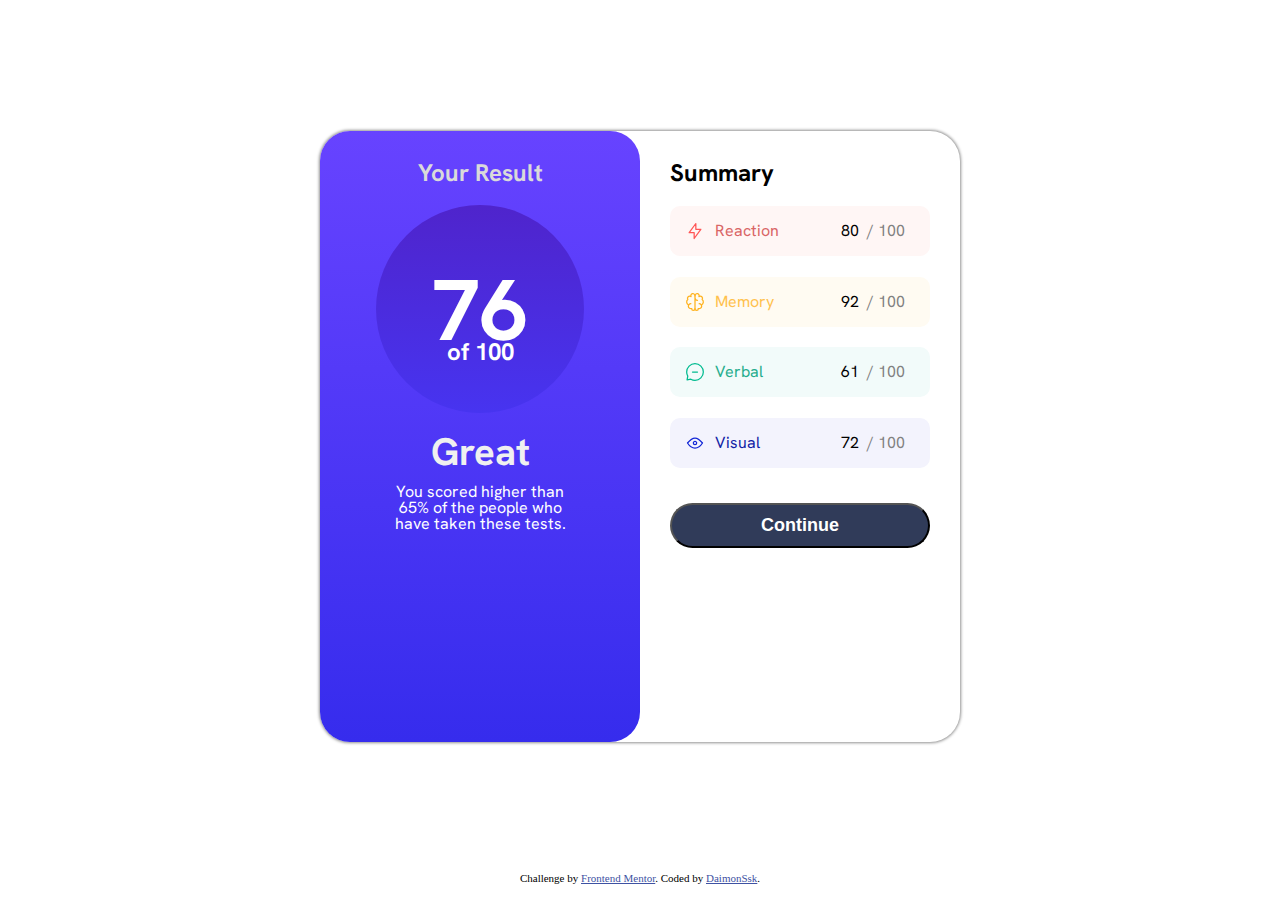
<file: index.html>
<!DOCTYPE html>
<html lang="en">
<head>
  <meta charset="UTF-8">
  <meta name="viewport" content="width=device-width, initial-scale=1.0"> <!-- displays site properly based on user's device -->

  <link rel="icon" type="image/png" sizes="32x32" href="./assets/images/favicon-32x32.png">
  <link rel="preconnect" href="https://fonts.googleapis.com">
  <link rel="preconnect" href="https://fonts.gstatic.com" crossorigin>
  <link href="https://fonts.googleapis.com/css2?family=Hanken+Grotesk:wght@500;700;800&display=swap" rel="stylesheet">
  <link rel="stylesheet" href="reset.css">
  <link rel="stylesheet" href="style.css">
  <title>Frontend Mentor | Results summary component</title>

</head>
<body>
  <section class="principal">
    <div class="outerBox">
      <div class="leftBox">
        <h3>Your Result</h3>
        <div class="showValueScore">
          <h1 class="textScore">76</h1>
          <p>of 100</p>
        </div>
        <h2>Great</h2>
        <p class="detailCompareScore">You scored higher than 65% of the people who have taken these tests.</p>
      </div>
      <div class="rightBox">
        <h1>Summary</h1>
      
        <ul class="summaryList">
          <li>
            <img src="assets/images/icon-reaction.svg"/>
            <p>Reaction</p>  
            <p class="points">80 </p>
            <p class="dashHundred"> / 100</p>          
          </li>
          <li>
            <img src="assets/images/icon-memory.svg"/>
            <p>Memory</p>  
            <p class="points">92 </p>
            <p class="dashHundred"> / 100</p>          
          </li>
          <li>            
            <img src="assets/images/icon-verbal.svg"/>
            <p>Verbal</p>  
            <p class="points">61 </p>
            <p class="dashHundred"> / 100</p>          
          </li>
          <li>
            <img src="assets/images/icon-visual.svg"/>
            <p>Visual</p>  
            <p class="points">72 </p>
            <p class="dashHundred"> / 100</p>          
          </li>
        </ul>
        <div class="divBtnContinuar">
          <button>Continue</button>
        </div>
      </div>
    </div>
  </section>
  <div class="attribution">
    Challenge by <a href="https://www.frontendmentor.io?ref=challenge" target="_blank">Frontend Mentor</a>. 
    Coded by <a href="#">DaimonSsk</a>.
  </div>
</body>
</html>
</file>
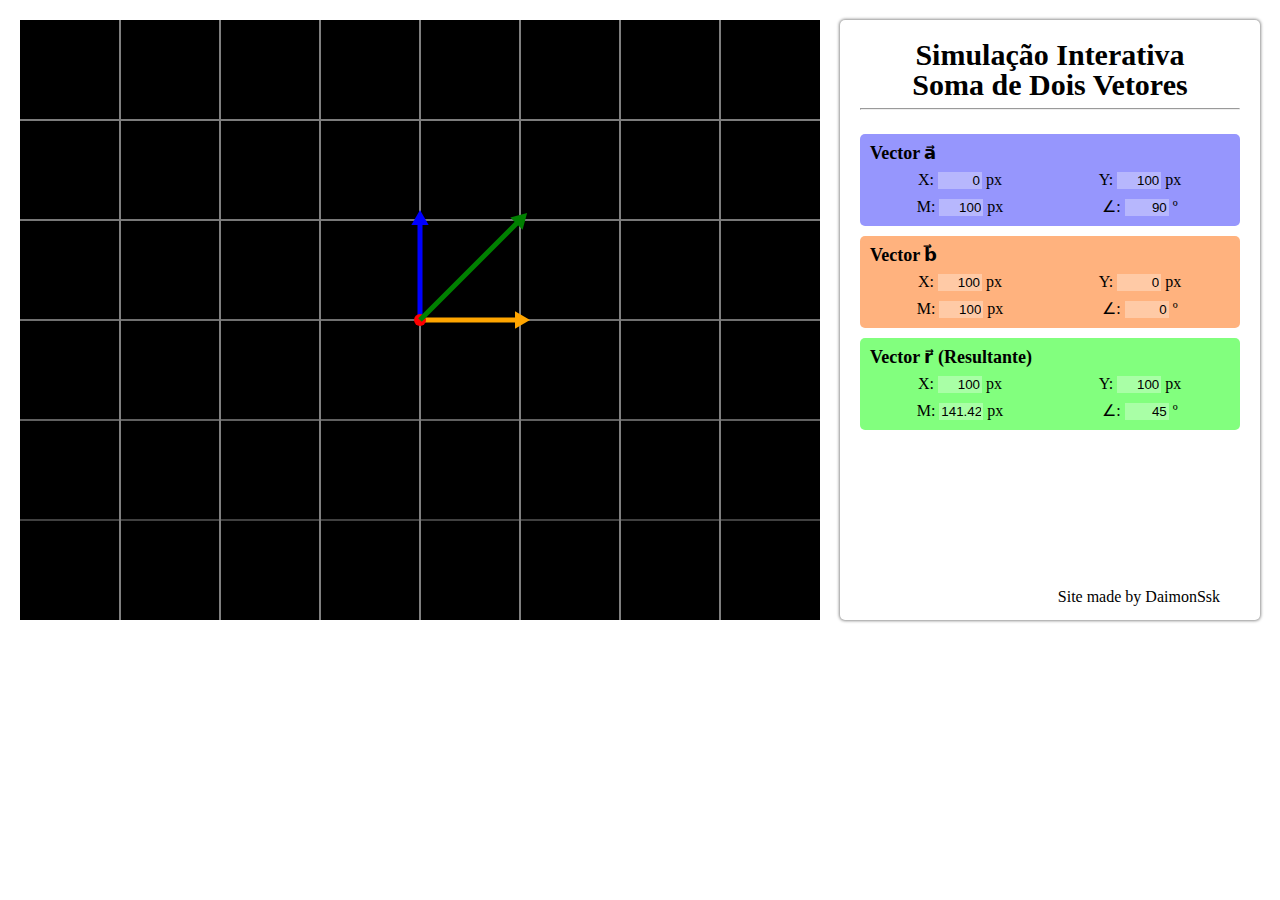
<file: Projeto 2/index.html>
<!DOCTYPE html>
<html lang="pt-BR">
    <head>
        <meta charset="UTF-8">
        <meta name="viewport" content="width=device-width, initial-scale=1.0"> 

        <link rel="stylesheet" type="text/css" href="reset.css">
        <link rel="stylesheet" type="text/css" href="style.css">


        <title>Simulação Interativa de Soma de Dois Vetores</title>
    </head>
    <body>
        <canvas width="800" height="600"></canvas>
        
        <div class="panel">
            <h1>Simulação Interativa</h1>
            <h1>Soma de Dois Vetores</h1>
            <hr>
            <br>
            <div class="vectorPanel">
                <p class="vectorTitle">Vector a&#8407</p>
                <div class="vectorDetailsPanel"> 
                    <div class="vectorDetail"> 
                        X:
                        <input id="BlueVectorX" type="text" class="vectorDetailsInput" value="0">
                        px
                    </div>
                    <div class="vectorDetail"> 
                        Y:
                        <input id="BlueVectorY" type="text" class="vectorDetailsInput" value="100">
                        px
                    </div>
                    <div class="vectorDetail"> 
                        M:
                        <input id="BlueVectorMagnitude" type="text" class="vectorDetailsInput" value="100">
                        px
                    </div>
                    <div class="vectorDetail"> 
                        &#8736:
                        <input id="BlueVectorAngle" type="text" class="vectorDetailsInput" value="90">
                        º
                    </div>                       
                </div>
            </div>

            <div class="vectorPanel">
                <p class="vectorTitle">Vector b&#8407</p>
                <div class="vectorDetailsPanel"> 
                    <div class="vectorDetail"> 
                        X:
                        <input id="OrangeVectorX" type="text" class="vectorDetailsInput" value="0">
                        px
                    </div>
                    <div class="vectorDetail"> 
                        Y:
                        <input id="OrangeVectorY" type="text" class="vectorDetailsInput" value="100">
                        px
                    </div>
                    <div class="vectorDetail"> 
                        M:
                        <input id="OrangeVectorMagnitude" type="text" class="vectorDetailsInput" value="100">
                        px
                    </div>
                    <div class="vectorDetail"> 
                        &#8736:
                        <input id="OrangeVectorAngle" type="text" class="vectorDetailsInput" value="90">
                        º
                    </div>                       
                </div>
            </div>

            <div class="vectorPanel">
                <p class="vectorTitle">Vector r&#8407 (Resultante)</p>
                <div class="vectorDetailsPanel"> 
                    <div class="vectorDetail"> 
                        X:
                        <input id="ResultantVectorX" type="text" class="vectorDetailsInput" value="0">
                        px
                    </div>
                    <div class="vectorDetail"> 
                        Y:
                        <input id="ResultantVectorY" type="text" class="vectorDetailsInput" value="100">
                        px
                    </div>
                    <div class="vectorDetail"> 
                        M:
                        <input id="ResultantVectorMagnitude" type="text" class="vectorDetailsInput" value="100">
                        px
                    </div>
                    <div class="vectorDetail"> 
                        &#8736:
                        <input id="ResultantVectorAngle" type="text" class="vectorDetailsInput" value="90">
                        º
                    </div>                       
                </div>
            </div>
            <div class="attribution">
                <p>Site made by <a>DaimonSsk</a></p>
            </div>
        </div>
        <script src="script.js"></script>
    </body>
</html>
</file>
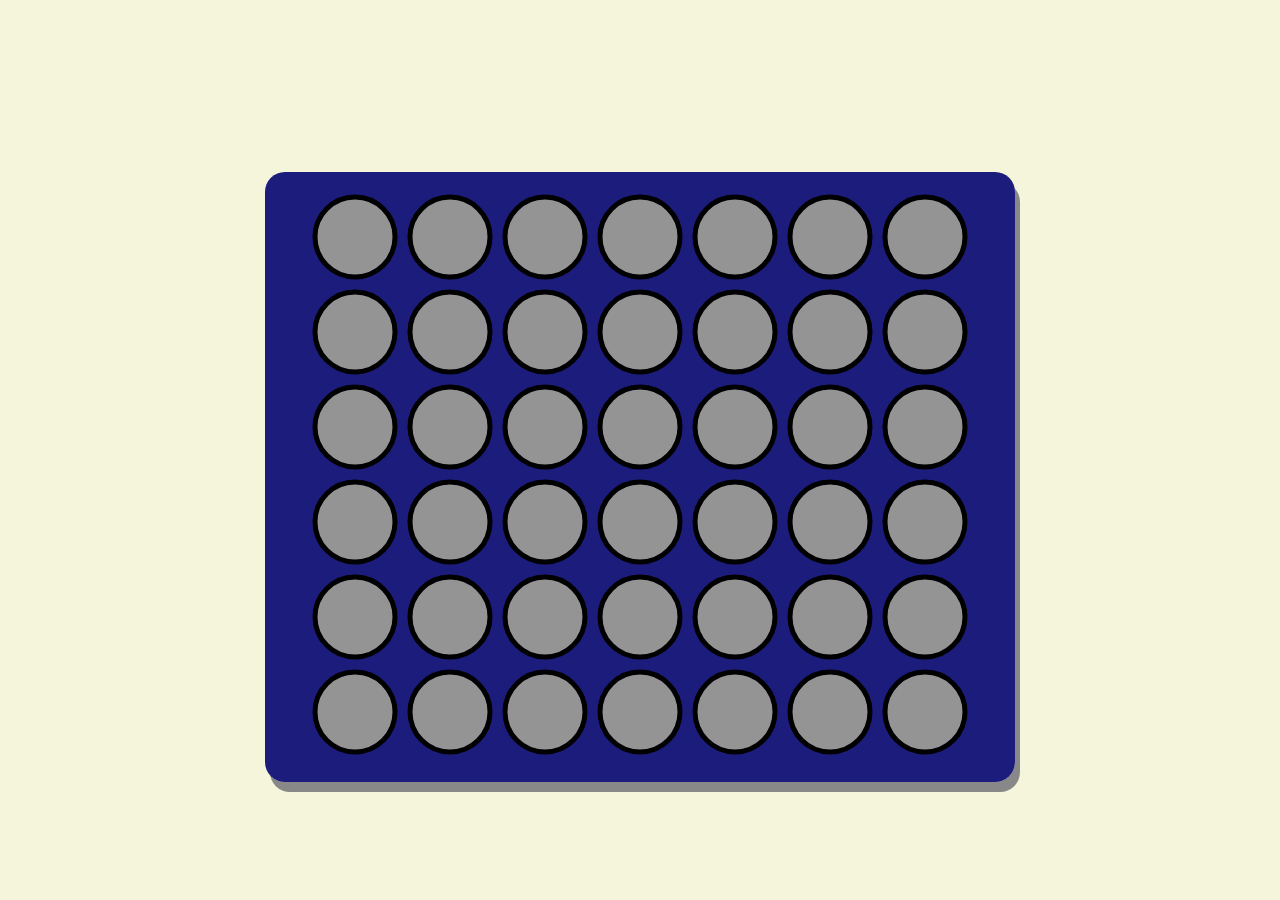
<file: Projeto 3/index.html>
<!DOCTYPE html>

<html lang="pt-BR">
    <head>
        <meta charset="UTF-8">
        <meta name="viewport" content="width=device-width, initial-scale=1.0"> 

        <link rel="stylesheet" type="text/css" href="reset.css">
        <link rel="stylesheet" type="text/css" href="style.css">

        <title>Projeto 3</title>
    </head>
    <body>
        <canvas width="750" height="610"></canvas>
        <script src="script.js"></script>
    </body>
</html>
</file>
<file: style.css>
main {
    background-color: #ffffff;
}

.principal {
    display: flex;
    align-items: center; /* Vertically center items */
    justify-content: center; /* Horizontally center items */
    height: 97vh; /* Set the height of the container */
    font-family: 'Hanken Grotesk', sans-serif;
}

.outerBox {
    display: grid;
    grid-template-columns: 1fr 1fr;
    width: 50vw;
    height: 70%;
    background-color: #ffffff;
    border-radius: 30px;
    box-shadow: 0 0 3px 1px rgb(145, 145, 145);
}

.leftBox {
    padding: 30px 0;
    background-image: linear-gradient(#6743FF, #362CED);
    color: white;
    border-radius: 30px;
    text-align: center;
}

.leftBox h3 {
    color: #dadada;
    font-weight: bolder;
    font-size: 24px;
}

.showValueScore {
    border-radius: 100%;
    background-image: linear-gradient(#4F24CC, #4734F0);
    width: 65%;
    padding-top: 65%;
    position: relative;
    margin: 20px auto;
    vertical-align: middle;
}

.textScore {
    position: absolute;
    top: 30%;
    left: 0;
    bottom: 50%;
    right: 0;
    font-weight: bolder;
    font-size: 86px;
}

.showValueScore p {
    position: absolute;
    top: 65%;
    left: 0;
    bottom: 0;
    right: 0;
    font-size: 24px;
    font-weight: bolder;
}

.leftBox h2 {
    color: #f0f0f0;
    font-weight: bolder;
    font-size: 38.4px;
    margin-bottom: 12.8px;
}

.detailCompareScore {
    margin: auto;
    width: 55%;
}

.rightBox {
    padding: 30px;
}

.rightBox h1 {
    font-weight: bolder;
    color: black;
    font-size: 24px;
}

.summaryList {
    margin: auto;
}

.rightBox li {
    margin: 8% 0;
    padding: 15px;
    display: flex;
    align-items: center;
    border-radius: 10px;
}

.summaryList img {
    padding: 0 10px 0 0;
}

.summaryList li:nth-child(1) {
    background-color:#fff6f5;
    color: #D96565;
}

.summaryList li:nth-child(2) {
    background-color: #fffbf2;
    color: #FFC14D;
}

.summaryList li:nth-child(3) {
    background-color: #f2fbfa;
    color: #26AD8D;
}

.summaryList li:nth-child(4) {
    background-color: #f3f3fd;
    color: #121EA6;
    margin-bottom: 35px;
}

.points {
    margin-left: auto;
    padding-right: 8px;
    color: black;
}

.dashHundred {
    padding-right: 10px;
    color: gray;
}

.rightBox button {
    min-width: 100%;
    background-color: #303B59;
    color: white;
    font-weight: bold;
    font-size: large;
    padding: 10px;
    margin-top: auto;
    border-radius: 30px;
}

.rightBox button:hover {
    background-image: linear-gradient(#6542FF, #3632BD);
}

.attribution { font-size: 11px; text-align: center; }
.attribution a { color: hsl(228, 45%, 44%); }

@media screen and (max-width: 480px) {
    .outerBox {
        display: block;
        width: 100%;
        height: 100%;
        border-radius: 0;
        box-shadow: none;
    }

    .leftBox {
        border-top-right-radius: 0;
        border-top-left-radius: 0;
    }

    .textScore {
        top: 20%;

    }

    .showValueScore {
        width: 50%;
        padding-top: 50%;
    }

    .detailCompareScore {
        width: 70%;
    }

}
</file>
<file: Projeto 2/style.css>
body {
    display: grid;
    grid-template-columns: 1fr 1fr;
}

canvas {
    margin: 20px 0 0 20px;
}

.panel {
    position:relative;

    margin: 20px;
    padding: 20px 20px 10px;
    height: 570px;
    max-width: 400px;
    border-radius: 5px;
    box-shadow: 0 0 3px 1px rgb(145, 145, 145);
}

.panel h1 {
    font-size: 30px;
    text-align: center;
    font-weight: bolder;
}

.vectorPanel {
    padding: 10px;
    margin-bottom: 10px;
    border-radius: 5px;
}

.vectorPanel:nth-of-type(1) {
    background-color: rgb(150, 150, 253);
}

.vectorPanel:nth-of-type(2) {
    background-color: rgb(255, 178, 126);
}

.vectorPanel:nth-of-type(3) {
    background-color: rgb(130, 255, 126);
}

.vectorTitle {
    font-weight: bolder;
    font-size: large;
    margin-bottom: 10px;
}

.vectorDetailsPanel {
    text-align: center;
    display: grid;
    grid-template-columns: 1fr 1fr;
    row-gap: 10px;
}

.vectorDetail {
    display: inline;
}

.vectorDetailsInput {
    width: 40px;
}

.attribution {
    position:absolute;
    bottom:0;
    right: 0;
    margin-bottom: 15px;
    margin-right: 40px;
}
</file>
<file: Projeto 3/style.css>
body { 
    background-color: beige;
}

canvas {
    position: absolute;
    top: 53%;
    left: 50%;
    transform: translate(-50%, -50%);
    box-shadow: 5px 10px #888888;
    border-radius: 20px;
}
</file>
